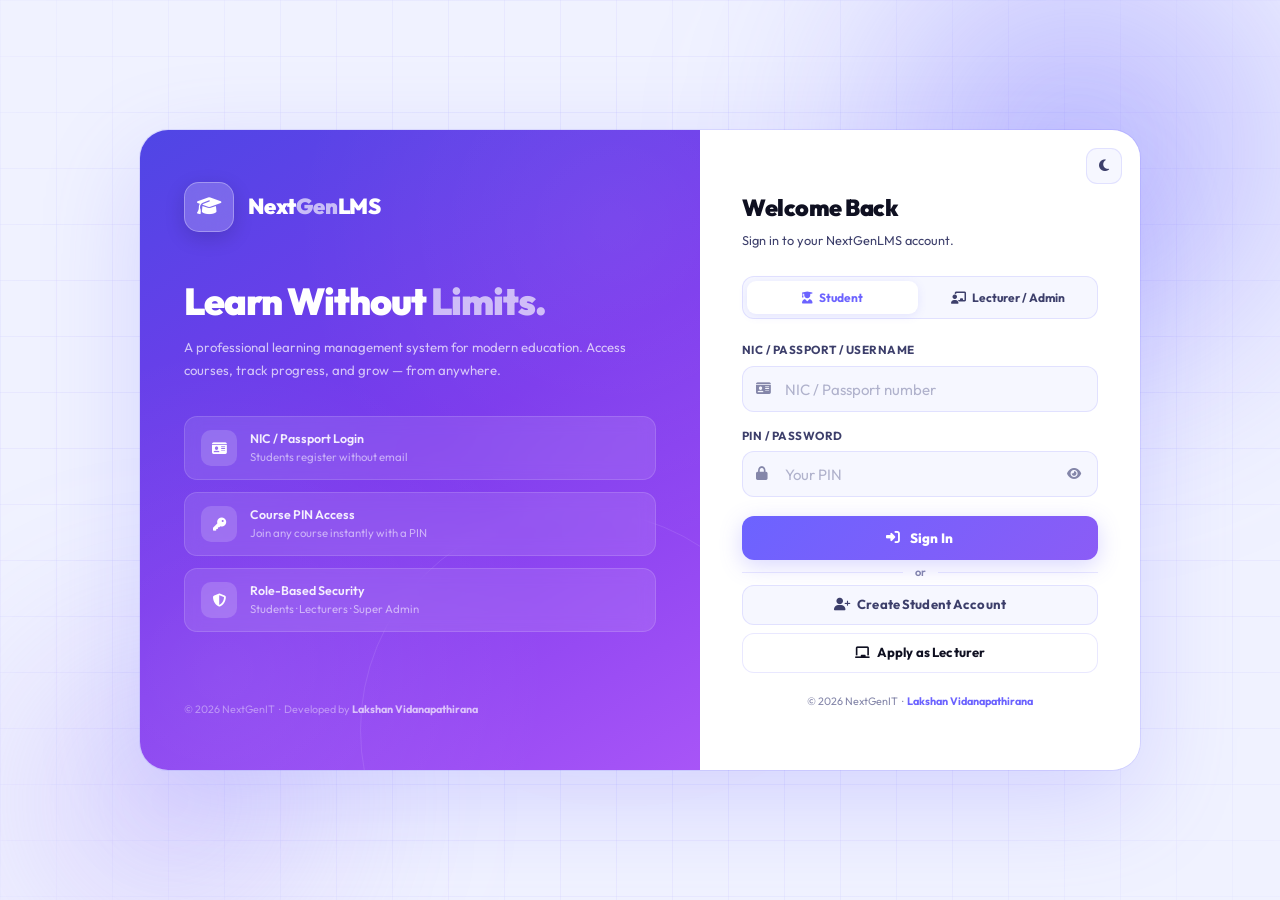
<file: index.html>
<!DOCTYPE html>
<html lang="en" data-theme="light">
<head>
<meta charset="UTF-8"/>
<meta name="viewport" content="width=device-width,initial-scale=1.0"/>
<title>NextGenLMS — Sign In</title>
<link rel="stylesheet" href="css/vars.css"/>
<link rel="stylesheet" href="css/components.css"/>
<link rel="stylesheet" href="https://cdnjs.cloudflare.com/ajax/libs/font-awesome/6.5.1/css/all.min.css"/>
<style>
*,*::before,*::after{box-sizing:border-box;margin:0;padding:0}
body{font-family:var(--ff-body);background:var(--bg);color:var(--tx);min-height:100vh;overflow-x:hidden}

/* ── ANIMATED BACKGROUND ── */
.bg-wrap{position:fixed;inset:0;z-index:0;overflow:hidden;pointer-events:none}
.orb{position:absolute;border-radius:50%;filter:blur(80px);animation:orbPulse ease-in-out infinite}
.orb1{width:700px;height:700px;background:radial-gradient(circle,rgba(108,99,255,.45) 0%,transparent 65%);top:-200px;right:-150px;animation-duration:20s}
.orb2{width:500px;height:500px;background:radial-gradient(circle,rgba(167,139,250,.35) 0%,transparent 65%);bottom:-150px;left:-80px;animation-duration:26s;animation-delay:-9s}
.orb3{width:350px;height:350px;background:radial-gradient(circle,rgba(255,107,107,.25) 0%,transparent 65%);top:40%;left:35%;animation-duration:17s;animation-delay:-4s}
@keyframes orbPulse{0%{transform:translate(0,0) scale(1)}33%{transform:translate(24px,-18px) scale(1.07)}66%{transform:translate(-18px,14px) scale(.93)}100%{transform:translate(0,0) scale(1)}}
.bg-grid{position:fixed;inset:0;z-index:0;pointer-events:none;background-image:linear-gradient(var(--b1) 1px,transparent 1px),linear-gradient(90deg,var(--b1) 1px,transparent 1px);background-size:56px 56px;mask-image:radial-gradient(ellipse 85% 85% at 50% 50%,black 0%,transparent 100%)}
.particle{position:absolute;border-radius:50%;background:var(--p);opacity:0;animation:pUp linear infinite}
@keyframes pUp{0%{transform:translateY(100vh) scale(0);opacity:0}8%{opacity:.55}92%{opacity:.1}100%{transform:translateY(-8vh) scale(1.3);opacity:0}}

/* ── LAYOUT ── */
.auth-page{min-height:100vh;display:flex;align-items:center;justify-content:center;padding:24px;position:relative;z-index:1}
.auth-card{display:flex;width:100%;max-width:1000px;min-height:640px;border-radius:28px;overflow:hidden;box-shadow:0 32px 100px rgba(108,99,255,.22),0 0 0 1px var(--b1);animation:cardIn .65s cubic-bezier(.34,1.56,.64,1) both}
@keyframes cardIn{from{opacity:0;transform:scale(.92) translateY(24px)}to{opacity:1;transform:none}}

/* ── LEFT BRAND PANEL ── */
.brand-panel{flex:1;background:linear-gradient(150deg,#4f46e5 0%,#7c3aed 50%,#a855f7 100%);padding:52px 44px;display:flex;flex-direction:column;justify-content:space-between;position:relative;overflow:hidden}
.brand-panel::before{content:'';position:absolute;inset:0;background-image:radial-gradient(circle at 15% 85%,rgba(255,255,255,.08) 0%,transparent 45%),radial-gradient(circle at 85% 15%,rgba(255,255,255,.06) 0%,transparent 45%)}
.brand-panel::after{content:'';position:absolute;width:440px;height:440px;border-radius:50%;border:1px solid rgba(255,255,255,.1);bottom:-180px;right:-100px}
.bp-inner{position:relative;z-index:1}
.bp-logo{display:flex;align-items:center;gap:14px;margin-bottom:48px;animation:slideR .5s .1s both}
.bp-logo-ico{width:50px;height:50px;border-radius:15px;background:rgba(255,255,255,.2);backdrop-filter:blur(10px);border:1.5px solid rgba(255,255,255,.3);display:flex;align-items:center;justify-content:center;font-size:1.3rem;color:#fff;box-shadow:0 6px 20px rgba(0,0,0,.15)}
.bp-logo-txt{font-size:1.45rem;font-weight:900;color:#fff;letter-spacing:-.01em}
.bp-logo-txt span{opacity:.65}
.bp-h1{font-size:2.5rem;font-weight:900;color:#fff;line-height:1.12;letter-spacing:-.03em;margin-bottom:14px;animation:slideR .5s .18s both}
.bp-h1 em{font-style:normal;opacity:.65}
.bp-p{font-size:.88rem;color:rgba(255,255,255,.7);line-height:1.75;margin-bottom:34px;animation:slideR .5s .26s both}
.bp-feats{display:flex;flex-direction:column;gap:12px}
.bp-feat{display:flex;align-items:center;gap:13px;padding:13px 16px;background:rgba(255,255,255,.1);backdrop-filter:blur(8px);border:1px solid rgba(255,255,255,.14);border-radius:13px;animation:slideR .5s both}
.bp-feat:nth-child(1){animation-delay:.34s}
.bp-feat:nth-child(2){animation-delay:.44s}
.bp-feat:nth-child(3){animation-delay:.54s}
@keyframes slideR{from{opacity:0;transform:translateX(-20px)}to{opacity:1;transform:none}}
.bp-feat-ico{width:36px;height:36px;border-radius:10px;background:rgba(255,255,255,.16);display:flex;align-items:center;justify-content:center;font-size:.88rem;color:#fff;flex-shrink:0}
.bp-feat-txt{font-size:.83rem;font-weight:600;color:rgba(255,255,255,.9);line-height:1.4}
.bp-feat-txt span{display:block;font-weight:400;opacity:.6;font-size:.76rem;margin-top:2px}
.bp-foot{position:relative;z-index:1;font-size:.72rem;color:rgba(255,255,255,.4)}
.bp-foot a{color:rgba(255,255,255,.65);font-weight:700}

/* ── RIGHT FORM PANEL ── */
.form-panel{width:440px;flex-shrink:0;background:var(--surface);display:flex;flex-direction:column;justify-content:center;padding:46px 42px;overflow-y:auto;position:relative}
.theme-toggle{position:absolute;top:18px;right:18px;width:36px;height:36px;border-radius:11px;background:var(--surface2);border:1.5px solid var(--b1);color:var(--tx2);cursor:pointer;font-size:.9rem;display:flex;align-items:center;justify-content:center;transition:all .2s;z-index:10}
.theme-toggle:hover{background:var(--p-glass);color:var(--p);border-color:var(--b2)}

/* Form head */
.fhd{margin-bottom:26px}
.fhd h2{font-size:1.55rem;font-weight:900;color:var(--tx);margin-bottom:5px;letter-spacing:-.02em}
.fhd p{font-size:.85rem;color:var(--tx2);line-height:1.5}

/* Role tabs */
.role-tabs{display:flex;background:var(--surface2);border:1.5px solid var(--b1);border-radius:12px;padding:4px;gap:4px;margin-bottom:22px}
.role-tab{flex:1;padding:9px 10px;border:none;background:transparent;color:var(--tx2);font-family:var(--ff-body);font-size:.8rem;font-weight:700;cursor:pointer;border-radius:9px;transition:all .2s;display:flex;align-items:center;justify-content:center;gap:6px}
.role-tab.active{background:var(--surface);color:var(--p);box-shadow:0 2px 10px var(--p-glass)}

/* Fields */
.auth-fields{display:flex;flex-direction:column;gap:15px}

/* Submit */
.auth-btn{width:100%;padding:13px;font-size:.9rem;font-weight:800;border:none;border-radius:12px;cursor:pointer;background:linear-gradient(135deg,var(--p),#8b5cf6);color:#fff;box-shadow:0 6px 22px var(--p-glow);transition:all .22s;display:flex;align-items:center;justify-content:center;gap:9px;position:relative;overflow:hidden;margin-top:4px;letter-spacing:.01em}
.auth-btn::before{content:'';position:absolute;inset:0;background:linear-gradient(90deg,transparent,rgba(255,255,255,.18),transparent);transform:translateX(-100%);transition:transform .5s}
.auth-btn:hover::before{transform:translateX(100%)}
.auth-btn:hover{box-shadow:0 10px 36px var(--p-glow);transform:translateY(-1px)}
.auth-btn:active{transform:scale(.98)}
.auth-btn:disabled{opacity:.5;cursor:not-allowed;transform:none;box-shadow:none}

/* Divider */
.or-div{display:flex;align-items:center;gap:12px;font-size:.74rem;color:var(--tx3);font-weight:600;margin:4px 0}
.or-div::before,.or-div::after{content:'';flex:1;height:1px;background:var(--b1)}

/* Switch text */
.auth-sw{text-align:center;font-size:.82rem;color:var(--tx2);margin-top:16px}
.auth-sw a{color:var(--p);font-weight:700;cursor:pointer;transition:opacity .2s}
.auth-sw a:hover{opacity:.7;text-decoration:underline}

/* Info box */
.info-box{background:rgba(255,201,60,.07);border:1px solid rgba(255,201,60,.22);border-radius:10px;padding:12px 14px;font-size:.8rem;color:var(--tx2);line-height:1.55;display:flex;gap:9px;align-items:flex-start;margin-bottom:14px}
.info-box i{color:var(--warning);flex-shrink:0;margin-top:1px}

/* View */
[data-view].hidden{display:none!important}

/* Mobile */
@media(max-width:820px){.brand-panel{display:none}.form-panel{width:100%;padding:36px 26px;border-radius:0;min-height:100vh;justify-content:flex-start;padding-top:64px}.auth-card{border-radius:0;min-height:100vh;box-shadow:none}.auth-page{padding:0}}
@media(max-width:420px){.form-panel{padding:28px 18px;padding-top:54px}}
</style>
</head>
<body data-page="auth">
<div id="toast-wrap"></div>
<div class="confirm-overlay" id="conf-overlay">
  <div class="confirm-box">
    <div class="confirm-icon-ring danger"><i class="fa-solid fa-triangle-exclamation"></i></div>
    <div class="confirm-title" id="conf-title">Confirm</div>
    <div class="confirm-msg" id="conf-msg">Are you sure?</div>
    <div class="confirm-actions">
      <button class="btn btn-ghost" id="conf-cancel">Cancel</button>
      <button class="btn btn-danger" id="conf-ok">Confirm</button>
    </div>
  </div>
</div>
<div id="modals-root"></div>
<div id="sb-overlay" class="sb-overlay" onclick="closeSidebar()"></div>

<!-- BG -->
<div class="bg-wrap">
  <div class="orb orb1"></div>
  <div class="orb orb2"></div>
  <div class="orb orb3"></div>
</div>
<div class="bg-grid"></div>
<div id="particles-wrap" style="position:fixed;inset:0;pointer-events:none;z-index:0;overflow:hidden"></div>

<div class="auth-page">
  <div class="auth-card">

    <!-- BRAND -->
    <div class="brand-panel">
      <div class="bp-inner">
        <div class="bp-logo">
          <div class="bp-logo-ico"><i class="fa-solid fa-graduation-cap"></i></div>
          <div class="bp-logo-txt">Next<span>Gen</span>LMS</div>
        </div>
        <div class="bp-h1">Learn Without <em>Limits.</em></div>
        <div class="bp-p">A professional learning management system for modern education. Access courses, track progress, and grow — from anywhere.</div>
        <div class="bp-feats">
          <div class="bp-feat"><div class="bp-feat-ico"><i class="fa-solid fa-id-card"></i></div><div class="bp-feat-txt">NIC / Passport Login<span>Students register without email</span></div></div>
          <div class="bp-feat"><div class="bp-feat-ico"><i class="fa-solid fa-key"></i></div><div class="bp-feat-txt">Course PIN Access<span>Join any course instantly with a PIN</span></div></div>
          <div class="bp-feat"><div class="bp-feat-ico"><i class="fa-solid fa-shield-halved"></i></div><div class="bp-feat-txt">Role-Based Security<span>Students · Lecturers · Super Admin</span></div></div>
        </div>
      </div>
      <div class="bp-foot">
        © <span class="auto-year"></span> NextGenIT &nbsp;·&nbsp; Developed by
        <a href="https://lakshan.vercel.app/" target="_blank">Lakshan Vidanapathirana</a>
      </div>
    </div>

    <!-- FORM PANEL -->
    <div class="form-panel">
      <button class="theme-toggle" onclick="toggleTheme()" title="Toggle theme">
        <i class="fa-solid fa-moon" data-theme-icon></i>
      </button>

      <!-- ═══ LOGIN ═══ -->
      <div data-view="login">
        <div class="fhd">
          <h2 id="form-title">Welcome Back</h2>
          <p id="form-sub">Sign in to your NextGenLMS account.</p>
        </div>
        <div class="role-tabs">
          <button class="role-tab active" onclick="setLoginRole('student',this)"><i class="fa-solid fa-user-graduate"></i> Student</button>
          <button class="role-tab" onclick="setLoginRole('admin',this)"><i class="fa-solid fa-chalkboard-user"></i> Lecturer / Admin</button>
        </div>
        <div class="auth-fields">
          <div class="field">
            <label>NIC / Passport / Username</label>
            <div class="input-wrap"><i class="iico fa-solid fa-id-card"></i>
              <input class="input" id="l-id" type="text" placeholder="NIC / Passport number" autocomplete="username"/>
            </div>
          </div>
          <div class="field">
            <label>PIN / Password</label>
            <div class="input-wrap"><i class="iico fa-solid fa-lock"></i>
              <input class="input" id="l-pw" type="password" placeholder="Your PIN" autocomplete="current-password"/>
              <i class="fa-solid fa-eye input-suffix" onclick="togglePw('l-pw',this)"></i>
            </div>
          </div>
          <button class="auth-btn" id="login-btn" onclick="doLogin()"><i class="fa-solid fa-right-to-bracket"></i> Sign In</button>
        </div>
        <div class="or-div">or</div>
        <div style="display:flex;flex-direction:column;gap:8px">
          <button class="btn btn-ghost btn-full" onclick="showView('reg-student')"><i class="fa-solid fa-user-plus"></i> Create Student Account</button>
          <button class="btn btn-glass btn-full" onclick="showView('reg-lecturer')"><i class="fa-solid fa-chalkboard"></i> Apply as Lecturer</button>
        </div>
        <div style="text-align:center;margin-top:20px;font-size:.72rem;color:var(--tx3)">
          © <span class="auto-year"></span> NextGenIT &nbsp;·&nbsp;
          <a href="https://lakshan.vercel.app/" target="_blank" style="color:var(--p);font-weight:700">Lakshan Vidanapathirana</a>
        </div>
      </div>

      <!-- ═══ STUDENT REGISTER ═══ -->
      <div data-view="reg-student" class="hidden">
        <div class="fhd"><h2>Create Account</h2><p>Register with your NIC or Passport number.</p></div>
        <div class="auth-fields">
          <div class="field"><label>Full Name *</label><div class="input-wrap"><i class="iico fa-solid fa-user"></i><input class="input" id="sr-name" placeholder="e.g. Kavindu Perera"/></div></div>
          <div class="field"><label>NIC or Passport *</label><div class="input-wrap"><i class="iico fa-solid fa-id-card"></i><input class="input" id="sr-nic" placeholder="200012345678"/></div><span class="hint">This becomes your login ID</span></div>
          <div class="field"><label>Email <span style="font-weight:400;color:var(--tx3)">(optional)</span></label><div class="input-wrap"><i class="iico fa-solid fa-envelope"></i><input class="input" type="email" id="sr-email" placeholder="your@email.com"/></div></div>
          <div class="form-grid-2">
            <div class="field"><label>Create PIN *</label><div class="input-wrap"><i class="iico fa-solid fa-key"></i><input class="input" type="password" id="sr-pin" placeholder="Min 4 chars"/><i class="fa-solid fa-eye input-suffix" onclick="togglePw('sr-pin',this)"></i></div><div class="pw-strength" id="sr-pw-str"><div class="pw-bar"></div><div class="pw-bar"></div><div class="pw-bar"></div><div class="pw-bar"></div></div></div>
            <div class="field"><label>Confirm PIN *</label><div class="input-wrap"><i class="iico fa-solid fa-key"></i><input class="input" type="password" id="sr-pin2" placeholder="Repeat"/></div></div>
          </div>
          <button class="auth-btn" id="sreg-btn" onclick="doStudentRegister()"><i class="fa-solid fa-user-plus"></i> Create Account</button>
        </div>
        <div class="auth-sw">Already registered? <a onclick="showView('login')">Sign in</a></div>
      </div>

      <!-- ═══ LECTURER APPLY ═══ -->
      <div data-view="reg-lecturer" class="hidden">
        <div class="fhd"><h2>Apply as Lecturer</h2><p>Submit your application for Super Admin review.</p></div>
        <div class="info-box"><i class="fa-solid fa-circle-info"></i><span>After approval, a Super Admin will assign you an <strong>Admin ID</strong> to activate your account.</span></div>
        <div class="auth-fields">
          <div class="form-grid-2">
            <div class="field"><label>Full Name *</label><div class="input-wrap"><i class="iico fa-solid fa-user"></i><input class="input" id="lr-name" placeholder="Dr. Jane"/></div></div>
            <div class="field"><label>Username *</label><div class="input-wrap"><i class="iico fa-solid fa-at"></i><input class="input" id="lr-user" placeholder="jsmith"/></div></div>
          </div>
          <div class="form-grid-2">
            <div class="field"><label>Email</label><div class="input-wrap"><i class="iico fa-solid fa-envelope"></i><input class="input" type="email" id="lr-email" placeholder="jane@uni.edu"/></div></div>
            <div class="field"><label>Department</label><div class="input-wrap"><i class="iico fa-solid fa-building"></i><input class="input" id="lr-dept" placeholder="CS / Maths..."/></div></div>
          </div>
          <div class="form-grid-2">
            <div class="field"><label>Password *</label><div class="input-wrap"><i class="iico fa-solid fa-lock"></i><input class="input" type="password" id="lr-pw" placeholder="Min 6"/><i class="fa-solid fa-eye input-suffix" onclick="togglePw('lr-pw',this)"></i></div><div class="pw-strength" id="lr-pw-str"><div class="pw-bar"></div><div class="pw-bar"></div><div class="pw-bar"></div><div class="pw-bar"></div></div></div>
            <div class="field"><label>Confirm *</label><div class="input-wrap"><i class="iico fa-solid fa-lock"></i><input class="input" type="password" id="lr-pw2" placeholder="Repeat"/></div></div>
          </div>
          <button class="auth-btn" id="lreg-btn" onclick="doLecturerRegister()"><i class="fa-solid fa-paper-plane"></i> Submit Application</button>
        </div>
        <div class="auth-sw">Already approved? <a onclick="showView('login')">Sign in</a> &nbsp;·&nbsp; <a onclick="showView('reg-student')">Student register</a></div>
      </div>
    </div>
  </div>
</div>

<script src="js/core.js"></script>
<script src="js/auth.js"></script>
<script>
// Particles
(function(){
  const c=document.getElementById('particles-wrap');
  for(let i=0;i<22;i++){
    const p=document.createElement('div');
    p.className='particle';
    const s=Math.random()*5+2;
    p.style.cssText=`width:${s}px;height:${s}px;left:${Math.random()*100}%;animation-duration:${Math.random()*14+9}s;animation-delay:${Math.random()*-22}s`;
    c.appendChild(p);
  }
})();
</script>
</body>
</html>
</file>
<file: css/vars.css>
/* ═══════════════════════════════════════════════
   NextGenLMS — Design Tokens & Variables
   Theme: Obsidian-Glass Luxury Editorial
   Fonts: Clash Display + Cabinet Grotesk
═══════════════════════════════════════════════ */

@import url('https://fonts.googleapis.com/css2?family=Outfit:wght@300;400;500;600;700;800;900&family=JetBrains+Mono:wght@400;600&display=swap');

:root {
  /* Primary — warm slate instead of blue */
  --p:        #6c63ff;
  --p2:       #8b83ff;
  --p-dark:   #5549e8;
  --p-glass:  rgba(108,99,255,.12);
  --p-glow:   rgba(108,99,255,.25);

  /* Accent */
  --acc:      #ff6b6b;
  --acc2:     #ffd93d;
  --acc3:     #6bcb77;

  /* Semantic */
  --success:  #22d3a5;
  --danger:   #ff5c5c;
  --warning:  #ffc93c;
  --info:     #38bdf8;

  /* Surfaces — light */
  --bg:       #f0f2ff;
  --bg2:      #e8eaff;
  --surface:  #ffffff;
  --surface2: #f6f7ff;
  --surface3: #eef0ff;
  --glass:    rgba(255,255,255,.72);
  --glass2:   rgba(255,255,255,.45);

  /* Borders */
  --b1: rgba(108,99,255,.15);
  --b2: rgba(108,99,255,.25);
  --b3: #d4d7ff;

  /* Text */
  --tx:  #0f1021;
  --tx2: #3d3f6b;
  --tx3: #8486a9;
  --tx4: #b0b2cc;

  /* Shadows */
  --sh-xs:  0 1px 4px rgba(108,99,255,.08);
  --sh-sm:  0 2px 12px rgba(108,99,255,.10);
  --sh:     0 4px 24px rgba(108,99,255,.12);
  --sh-lg:  0 12px 48px rgba(108,99,255,.16);
  --sh-xl:  0 24px 80px rgba(108,99,255,.22);
  --sh-glow:0 0 32px rgba(108,99,255,.35);

  /* Layout */
  --sidebar-w: 268px;
  --topbar-h:  66px;
  --r-xs: 6px;
  --r-sm: 12px;
  --r:    18px;
  --r-lg: 24px;
  --r-xl: 32px;

  /* Transitions */
  --t: .22s cubic-bezier(.4,0,.2,1);
  --t-spring: .4s cubic-bezier(.34,1.56,.64,1);
  --t-slow: .5s cubic-bezier(.4,0,.2,1);

  /* Fonts */
  --ff-head: 'Outfit', sans-serif;
  --ff-body: 'Outfit', sans-serif;
  --ff-mono: 'JetBrains Mono', monospace;
}

[data-theme="dark"] {
  --bg:       #090b1a;
  --bg2:      #0d1028;
  --surface:  #111328;
  --surface2: #161932;
  --surface3: #1c1f3a;
  --glass:    rgba(17,19,40,.82);
  --glass2:   rgba(17,19,40,.55);

  --b1: rgba(108,99,255,.18);
  --b2: rgba(108,99,255,.30);
  --b3: rgba(108,99,255,.22);

  --tx:  #eceeff;
  --tx2: #9b9dc8;
  --tx3: #5e608a;
  --tx4: #3d3f60;

  --sh-xs:  0 1px 4px rgba(0,0,0,.25);
  --sh-sm:  0 2px 12px rgba(0,0,0,.30);
  --sh:     0 4px 24px rgba(0,0,0,.38);
  --sh-lg:  0 12px 48px rgba(0,0,0,.45);
  --sh-xl:  0 24px 80px rgba(0,0,0,.55);
  --sh-glow:0 0 40px rgba(108,99,255,.4);

  --p-glass: rgba(108,99,255,.15);
}

/* ═══ RESET ═══ */
*,*::before,*::after { box-sizing:border-box; margin:0; padding:0; }
html { font-size:15px; scroll-behavior:smooth; -webkit-tap-highlight-color:transparent; }
body {
  font-family: var(--ff-body);
  background: var(--bg);
  color: var(--tx);
  min-height: 100vh;
  line-height: 1.55;
  transition: background var(--t-slow), color var(--t-slow);
  overflow-x: hidden;
}
img, svg { display: block; max-width: 100%; }
button, input, select, textarea { font-family: inherit; }
a { color: inherit; text-decoration: none; }
ul, ol { list-style: none; }

/* Scrollbar */
::-webkit-scrollbar { width: 5px; height: 5px; }
::-webkit-scrollbar-track { background: transparent; }
::-webkit-scrollbar-thumb { background: var(--b3); border-radius: 99px; }
::-webkit-scrollbar-thumb:hover { background: var(--p); }

/* Selection */
::selection { background: var(--p); color: #fff; }
</file>
<file: css/components.css>
/* NextGenLMS — Components v4 FIXED */

/* ── UTILITIES ── */
.hidden { display:none !important; }
.flex   { display:flex; }
.grid-2 { display:grid; grid-template-columns:repeat(2,1fr); gap:16px; }
.grid-3 { display:grid; grid-template-columns:repeat(3,1fr); gap:16px; }
.grid-4 { display:grid; grid-template-columns:repeat(4,1fr); gap:16px; }
.w-full { width:100%; }
.text-center { text-align:center; }
.truncate { overflow:hidden; text-overflow:ellipsis; white-space:nowrap; }

/* ── BUTTONS — touch-safe ── */
.btn {
  display:inline-flex; align-items:center; justify-content:center; gap:7px;
  padding:10px 20px; border:none; border-radius:var(--r-sm);
  font-family:var(--ff-body); font-size:.875rem; font-weight:700;
  cursor:pointer; white-space:nowrap; line-height:1;
  transition:background .15s,box-shadow .15s,transform .1s;
  position:relative; letter-spacing:.01em;
  /* CRITICAL for mobile */
  -webkit-tap-highlight-color:transparent;
  touch-action:manipulation;
  min-height:40px;
  user-select:none; -webkit-user-select:none;
}
.btn:active { transform:scale(.97) !important; opacity:.9; }
.btn-primary { background:linear-gradient(135deg,var(--p),var(--p2)); color:#fff; box-shadow:0 4px 14px var(--p-glow); }
.btn-primary:hover { box-shadow:0 8px 24px var(--p-glow); }
.btn-accent  { background:linear-gradient(135deg,var(--acc),#ff8e53); color:#fff; }
.btn-success { background:linear-gradient(135deg,var(--success),#1ab88a); color:#fff; }
.btn-danger  { background:linear-gradient(135deg,var(--danger),#e03d3d); color:#fff; }
.btn-warning { background:linear-gradient(135deg,var(--warning),#e8a800); color:#fff; }
.btn-ghost   { background:var(--surface2); color:var(--tx2); border:1.5px solid var(--b1); }
.btn-ghost:hover,.btn-ghost:active { background:var(--surface3); color:var(--tx); }
.btn-outline { background:transparent; color:var(--p); border:2px solid var(--p); }
.btn-outline:hover,.btn-outline:active { background:var(--p); color:#fff; }
.btn-glass   { background:var(--glass); backdrop-filter:blur(10px); color:var(--tx); border:1px solid var(--b1); }
.btn-sm   { padding:7px 13px; font-size:.8rem; min-height:34px; }
.btn-lg   { padding:13px 28px; font-size:.95rem; min-height:48px; }
.btn-icon { padding:9px; width:38px; height:38px; min-height:unset; }
.btn-icon-sm { padding:6px; width:32px; height:32px; min-height:unset; }
.btn-full { width:100%; }
.btn:disabled { opacity:.45; cursor:not-allowed; pointer-events:none; }

/* ── CARDS ── */
.card {
  background:var(--surface); border:1px solid var(--b1);
  border-radius:var(--r); box-shadow:var(--sh);
}
.card-hover { transition:box-shadow .2s,transform .2s,border-color .2s; cursor:pointer; }
.card-hover:hover { box-shadow:var(--sh-lg); transform:translateY(-2px); border-color:var(--b2); }
.card-hover:active { transform:scale(.99); }
.card-inner    { padding:20px; }
.card-inner-sm { padding:14px; }

/* ── BADGES ── */
.badge {
  display:inline-flex; align-items:center; gap:4px;
  padding:3px 9px; border-radius:99px;
  font-size:.72rem; font-weight:700; letter-spacing:.03em;
  white-space:nowrap;
}
.badge-primary { background:var(--p-glass); color:var(--p); border:1px solid var(--b1); }
.badge-success { background:rgba(34,211,165,.1); color:var(--success); border:1px solid rgba(34,211,165,.2); }
.badge-danger  { background:rgba(255,92,92,.1); color:var(--danger); border:1px solid rgba(255,92,92,.2); }
.badge-warning { background:rgba(255,201,60,.1); color:#c89b0a; border:1px solid rgba(255,201,60,.2); }
.badge-info    { background:rgba(56,189,248,.1); color:var(--info); border:1px solid rgba(56,189,248,.2); }
.badge-gray    { background:var(--surface2); color:var(--tx2); border:1px solid var(--b1); }
[data-theme="dark"] .badge-warning { color:var(--warning); }

/* ── FORM FIELDS ── */
.field { display:flex; flex-direction:column; gap:6px; }
.field label { font-size:.78rem; font-weight:700; color:var(--tx2); letter-spacing:.04em; text-transform:uppercase; }
.field .hint  { font-size:.74rem; color:var(--tx3); }

.input,.select,.textarea {
  width:100%; padding:12px 14px;
  background:var(--surface2); border:1.5px solid var(--b1);
  border-radius:var(--r-sm); color:var(--tx);
  font-family:var(--ff-body); font-size:.9rem; font-weight:500;
  outline:none; -webkit-appearance:none; appearance:none;
  transition:border-color .15s,background .15s,box-shadow .15s;
  /* CRITICAL: prevent iOS zoom on small fonts */
  font-size:16px;
}
.input:focus,.select:focus,.textarea:focus {
  border-color:var(--p); background:var(--surface);
  box-shadow:0 0 0 3px var(--p-glass);
}
.input::placeholder,.textarea::placeholder { color:var(--tx4); font-weight:400; font-size:15px; }
.textarea { resize:vertical; min-height:90px; line-height:1.6; }
.select {
  cursor:pointer;
  background-image:url("data:image/svg+xml,%3Csvg xmlns='http://www.w3.org/2000/svg' width='12' height='12' viewBox='0 0 24 24' fill='none' stroke='%238486a9' stroke-width='2.5'%3E%3Cpolyline points='6 9 12 15 18 9'/%3E%3C/svg%3E");
  background-repeat:no-repeat; background-position:right 12px center;
  padding-right:38px;
}

.input-wrap { position:relative; }
.input-wrap .input,.input-wrap .select { padding-left:42px; }
.iico {
  position:absolute; left:14px; top:50%; transform:translateY(-50%);
  color:var(--tx3); font-size:.88rem; pointer-events:none;
  transition:color .15s;
}
.input-wrap:focus-within .iico { color:var(--p); }
.input-suffix {
  position:absolute; right:13px; top:50%; transform:translateY(-50%);
  color:var(--tx3); cursor:pointer; font-size:.84rem;
  padding:4px; /* larger touch target */
  touch-action:manipulation; -webkit-tap-highlight-color:transparent;
}
.input-suffix:hover { color:var(--p); }

.form-grid-2 { display:grid; grid-template-columns:1fr 1fr; gap:14px; }

.pw-strength { display:flex; gap:4px; margin-top:5px; }
.pw-bar { height:3px; flex:1; border-radius:99px; background:var(--b1); transition:background .3s; }
.pw-bar.weak   { background:var(--danger); }
.pw-bar.medium { background:var(--warning); }
.pw-bar.strong { background:var(--success); }

/* ── MODAL ── */
.modal-overlay {
  position:fixed; inset:0; z-index:1000;
  background:rgba(0,0,0,.55); backdrop-filter:blur(6px);
  display:flex; align-items:center; justify-content:center;
  padding:16px;
  opacity:0; pointer-events:none;
  transition:opacity .2s;
  /* CRITICAL: allow scrolling behind overlay on mobile */
  overscroll-behavior:contain;
}
.modal-overlay.open { opacity:1; pointer-events:all; }
.modal {
  background:var(--surface); border:1px solid var(--b1);
  border-radius:var(--r-lg); box-shadow:var(--sh-xl);
  width:100%; max-width:520px; max-height:90dvh;
  overflow-y:auto; -webkit-overflow-scrolling:touch;
  transform:scale(.95) translateY(14px);
  transition:transform .25s cubic-bezier(.34,1.56,.64,1);
}
.modal-overlay.open .modal { transform:none; }
.modal-xl { max-width:680px; }
.modal-head {
  padding:20px 22px 16px; border-bottom:1px solid var(--b1);
  display:flex; align-items:center; justify-content:space-between; gap:12px;
  position:sticky; top:0; background:var(--surface); z-index:2;
}
.modal-head h3 { font-size:1rem; font-weight:800; }
.modal-body { padding:22px; display:flex; flex-direction:column; gap:18px; }
.modal-foot {
  padding:16px 22px; border-top:1px solid var(--b1);
  display:flex; gap:10px; justify-content:flex-end;
  position:sticky; bottom:0; background:var(--surface); z-index:2;
}

/* ── CONFIRM ── */
.confirm-overlay {
  position:fixed; inset:0; z-index:2000;
  background:rgba(0,0,0,.6); backdrop-filter:blur(8px);
  display:flex; align-items:center; justify-content:center; padding:16px;
  opacity:0; pointer-events:none; transition:opacity .2s;
}
.confirm-overlay.open { opacity:1; pointer-events:all; }
.confirm-box {
  background:var(--surface); border:1px solid var(--b1);
  border-radius:var(--r-lg); box-shadow:var(--sh-xl);
  width:100%; max-width:380px; padding:32px 28px; text-align:center;
  transform:scale(.94); transition:transform .25s cubic-bezier(.34,1.56,.64,1);
}
.confirm-overlay.open .confirm-box { transform:none; }
.confirm-icon-ring {
  width:64px; height:64px; border-radius:50%;
  display:flex; align-items:center; justify-content:center;
  font-size:1.5rem; margin:0 auto 16px;
}
.confirm-icon-ring.danger  { background:rgba(255,92,92,.1); color:var(--danger); }
.confirm-icon-ring.warning { background:rgba(255,201,60,.1); color:var(--warning); }
.confirm-title   { font-size:1.1rem; font-weight:800; margin-bottom:8px; }
.confirm-msg     { font-size:.86rem; color:var(--tx2); line-height:1.6; margin-bottom:24px; }
.confirm-actions { display:flex; gap:10px; justify-content:center; }

/* ── TOAST ── */
#toast-wrap {
  position:fixed; bottom:24px; right:24px; z-index:9999;
  display:flex; flex-direction:column; gap:9px; pointer-events:none;
}
.toast {
  display:flex; align-items:center; gap:12px;
  padding:13px 16px; min-width:270px; max-width:360px;
  background:var(--surface); border:1px solid var(--b1);
  border-radius:var(--r-sm); box-shadow:var(--sh-lg);
  font-size:.86rem; font-weight:600;
  animation:toastIn .3s cubic-bezier(.34,1.56,.64,1);
  pointer-events:all;
}
.toast-icon  { font-size:1.05rem; flex-shrink:0; }
.toast-msg   { flex:1; color:var(--tx); }
.toast-close { color:var(--tx3); cursor:pointer; padding:4px; touch-action:manipulation; }
.toast.success { border-left:3px solid var(--success); } .toast.success .toast-icon { color:var(--success); }
.toast.error   { border-left:3px solid var(--danger);  } .toast.error   .toast-icon { color:var(--danger); }
.toast.info    { border-left:3px solid var(--info);    } .toast.info    .toast-icon { color:var(--info); }
.toast.warning { border-left:3px solid var(--warning); } .toast.warning .toast-icon { color:var(--warning); }
@keyframes toastIn  { from{transform:translateX(110%);opacity:0} to{transform:none;opacity:1} }
@keyframes toastOut { to  {transform:translateX(110%);opacity:0} }

/* ── SPINNER ── */
.spin { display:inline-block; width:17px; height:17px; border:2.5px solid var(--b1); border-top-color:var(--p); border-radius:50%; animation:spinning .65s linear infinite; flex-shrink:0; }
.spin-lg { width:38px; height:38px; border-width:3px; }
@keyframes spinning { to{ transform:rotate(360deg); } }
.page-load { display:flex; align-items:center; justify-content:center; flex-direction:column; gap:14px; padding:70px 20px; color:var(--tx3); }

/* ── TABLE ── */
.tbl-wrap { overflow-x:auto; border-radius:var(--r); border:1px solid var(--b1); -webkit-overflow-scrolling:touch; }
table { width:100%; border-collapse:collapse; min-width:400px; }
thead th {
  padding:11px 16px; text-align:left; font-size:.7rem; font-weight:800;
  color:var(--tx3); background:var(--surface2); border-bottom:1px solid var(--b1);
  white-space:nowrap; text-transform:uppercase; letter-spacing:.07em;
}
tbody td { padding:13px 16px; border-bottom:1px solid var(--b1); font-size:.86rem; vertical-align:middle; }
tbody tr:last-child td { border-bottom:none; }
tbody tr { transition:background .12s; }
tbody tr:hover td { background:var(--surface2); }

/* ── EMPTY ── */
.empty {
  display:flex; flex-direction:column; align-items:center;
  padding:56px 20px; color:var(--tx3); text-align:center; gap:10px;
}
.empty-icon { width:68px; height:68px; border-radius:18px; background:var(--surface2); display:flex; align-items:center; justify-content:center; font-size:1.7rem; margin-bottom:4px; border:1px solid var(--b1); }
.empty h4 { font-size:.95rem; font-weight:700; color:var(--tx2); }
.empty p  { font-size:.83rem; max-width:300px; line-height:1.6; }

/* ── PROGRESS ── */
.progress { background:var(--surface2); border-radius:99px; height:8px; overflow:hidden; border:1px solid var(--b1); }
.progress-fill { height:100%; background:linear-gradient(90deg,var(--p),var(--p2)); border-radius:99px; transition:width .7s cubic-bezier(.4,0,.2,1); }

/* ── SEARCH ── */
.search-wrap {
  display:flex; align-items:center; gap:9px;
  background:var(--surface); border:1.5px solid var(--b1);
  border-radius:var(--r-sm); padding:10px 14px;
  transition:border-color .15s,box-shadow .15s;
}
.search-wrap:focus-within { border-color:var(--p); box-shadow:0 0 0 3px var(--p-glass); }
.search-wrap i { color:var(--tx3); font-size:.88rem; flex-shrink:0; }
.search-wrap input { border:none; background:transparent; color:var(--tx); font-family:var(--ff-body); font-size:16px; outline:none; width:100%; }

/* ── TABS ── */
.tabs-bar {
  display:flex; gap:3px; background:var(--surface2);
  border:1px solid var(--b1); padding:4px; border-radius:var(--r-sm);
  width:fit-content; max-width:100%;
}
.tab-pill {
  padding:8px 16px; border:none; background:transparent;
  color:var(--tx2); font-family:var(--ff-body); font-size:.83rem; font-weight:700;
  cursor:pointer; border-radius:var(--r-xs);
  transition:background .15s,color .15s;
  white-space:nowrap;
  touch-action:manipulation; -webkit-tap-highlight-color:transparent;
  min-height:36px;
}
.tab-pill.active { background:var(--surface); color:var(--p); box-shadow:var(--sh-sm); }

/* ── STAT CARD ── */
.stat-card { padding:22px; display:flex; align-items:center; gap:16px; }
.stat-ico {
  width:52px; height:52px; border-radius:15px;
  display:flex; align-items:center; justify-content:center;
  font-size:1.3rem; flex-shrink:0;
}
.ic-purple { background:var(--p-glass);             color:var(--p); }
.ic-green  { background:rgba(34,211,165,.1);         color:var(--success); }
.ic-red    { background:rgba(255,92,92,.1);          color:var(--danger); }
.ic-yellow { background:rgba(255,201,60,.1);         color:#c89b0a; }
.ic-teal   { background:rgba(56,189,248,.1);         color:var(--info); }
[data-theme="dark"] .ic-yellow { color:var(--warning); }
.stat-num   { font-size:2rem; font-weight:900; line-height:1; letter-spacing:-.02em; }
.stat-label { font-size:.79rem; color:var(--tx2); margin-top:4px; }

/* ── AVATAR ── */
.avatar {
  border-radius:50%; display:flex; align-items:center; justify-content:center;
  font-weight:800; flex-shrink:0; text-transform:uppercase; letter-spacing:.03em;
}
.av-40  { width:40px; height:40px; font-size:.88rem; border-radius:12px; }
.av-32  { width:32px; height:32px; font-size:.76rem; border-radius:9px; }
.av-56  { width:56px; height:56px; font-size:1.15rem; border-radius:16px; }
.av-72  { width:72px; height:72px; font-size:1.4rem; border-radius:20px; }
.av-p   { background:linear-gradient(135deg,var(--p),#a78bfa); color:#fff; }
.av-g   { background:linear-gradient(135deg,#22d3a5,#10b981); color:#fff; }
.av-o   { background:linear-gradient(135deg,#f97316,#ef4444); color:#fff; }
.av-b   { background:linear-gradient(135deg,#38bdf8,#818cf8); color:#fff; }

/* ── SEC HEAD ── */
.sec-head { display:flex; align-items:center; justify-content:space-between; flex-wrap:wrap; gap:12px; margin-bottom:22px; }
.sec-head-info h2 { font-size:1.08rem; font-weight:800; }
.sec-head-info p  { font-size:.8rem; color:var(--tx2); margin-top:2px; }

/* ── DIVIDER ── */
.divider { height:1px; background:var(--b1); margin:4px 0; }

/* ── COURSE CARD ── */
.course-card { overflow:hidden; }
.course-thumb {
  width:100%; height:155px; object-fit:cover;
  background:linear-gradient(135deg,var(--surface2),var(--surface3));
  display:flex; align-items:center; justify-content:center;
  font-size:2.6rem; position:relative; overflow:hidden;
}
.course-thumb img { position:absolute; inset:0; width:100%; height:100%; object-fit:cover; }
.course-body  { padding:16px; }
.course-title { font-weight:800; font-size:.95rem; line-height:1.3; margin-bottom:6px; }
.course-pin {
  font-family:var(--ff-mono); font-size:.77rem; font-weight:600;
  background:var(--p-glass); color:var(--p); padding:2px 9px;
  border-radius:6px; border:1px dashed var(--b2); letter-spacing:.08em;
}

/* ── LESSON ITEM ── */
.lesson-item {
  display:flex; align-items:center; gap:13px;
  padding:14px 16px; border-radius:var(--r-sm);
  background:var(--surface); border:1.5px solid var(--b1);
  cursor:pointer; transition:border-color .15s,box-shadow .15s,transform .1s;
  /* CRITICAL: mobile touch */
  touch-action:manipulation; -webkit-tap-highlight-color:transparent;
  min-height:56px;
}
.lesson-item:hover { border-color:var(--p); box-shadow:var(--sh); }
.lesson-item:active { transform:scale(.99); background:var(--surface2); }
.lesson-item.done { border-color:rgba(34,211,165,.3); }
.lesson-ico {
  width:42px; height:42px; border-radius:12px;
  display:flex; align-items:center; justify-content:center;
  font-size:.95rem; flex-shrink:0;
}
.lic-video { background:rgba(255,92,92,.1); color:var(--danger); }
.lic-pdf   { background:rgba(255,107,107,.1); color:var(--acc); }
.lic-quiz  { background:var(--p-glass); color:var(--p); }
.lic-other { background:var(--surface2); color:var(--tx2); }

/* ── LOG ITEM ── */
.log-row { display:flex; align-items:flex-start; gap:13px; padding:12px 16px; border-bottom:1px solid var(--b1); }
.log-row:last-child { border-bottom:none; }
.log-dot { width:8px; height:8px; border-radius:50%; background:var(--p); flex-shrink:0; margin-top:5px; }
.log-action { font-size:.86rem; font-weight:600; flex:1; }
.log-user   { font-size:.76rem; color:var(--tx2); margin-top:2px; }
.log-time   { font-size:.73rem; color:var(--tx3); white-space:nowrap; }

/* ── ANNOUNCEMENT ── */
.ann-item { padding:16px 20px; border-left:3px solid var(--p); }
.ann-title { font-weight:800; font-size:.92rem; margin-bottom:5px; }
.ann-body  { font-size:.84rem; color:var(--tx2); line-height:1.6; }
.ann-foot  { font-size:.73rem; color:var(--tx3); margin-top:8px; }

/* ── VIDEO FRAME ── */
.video-frame { width:100%; aspect-ratio:16/9; border-radius:var(--r-sm); overflow:hidden; background:#000; }
.video-frame iframe { width:100%; height:100%; border:none; display:block; }

/* ── FOOTER ── */
.app-footer {
  padding:14px 22px; text-align:center;
  font-size:.74rem; color:var(--tx3);
  border-top:1px solid var(--b1); background:var(--surface);
  flex-shrink:0;
}
.app-footer a { color:var(--p); font-weight:700; }

/* ── ANIMATIONS ── */
@keyframes fadeUp { from{opacity:0;transform:translateY(16px)} to{opacity:1;transform:none} }
.anim    { animation:fadeUp .32s cubic-bezier(.4,0,.2,1) both; }
.anim-d1 { animation-delay:.06s; }
.anim-d2 { animation-delay:.12s; }
.anim-d3 { animation-delay:.18s; }

/* ── COPY PROTECTION (content only, NOT buttons) ── */
.no-copy {
  user-select:none; -webkit-user-select:none; -moz-user-select:none;
  -webkit-touch-callout:none;
}
/* IMPORTANT: buttons and interactive elements MUST remain clickable */
.no-copy button,.no-copy a,.no-copy input,.no-copy select,.no-copy textarea,
.no-copy .btn,.no-copy .nav-link,.no-copy .lesson-item,.no-copy .card-hover,
.no-copy .tab-pill,.no-copy .user-card,.no-copy .topbar-btn,.no-copy .hamburger {
  user-select:auto; -webkit-user-select:auto;
  pointer-events:auto !important;
  cursor:pointer;
}
</file>
